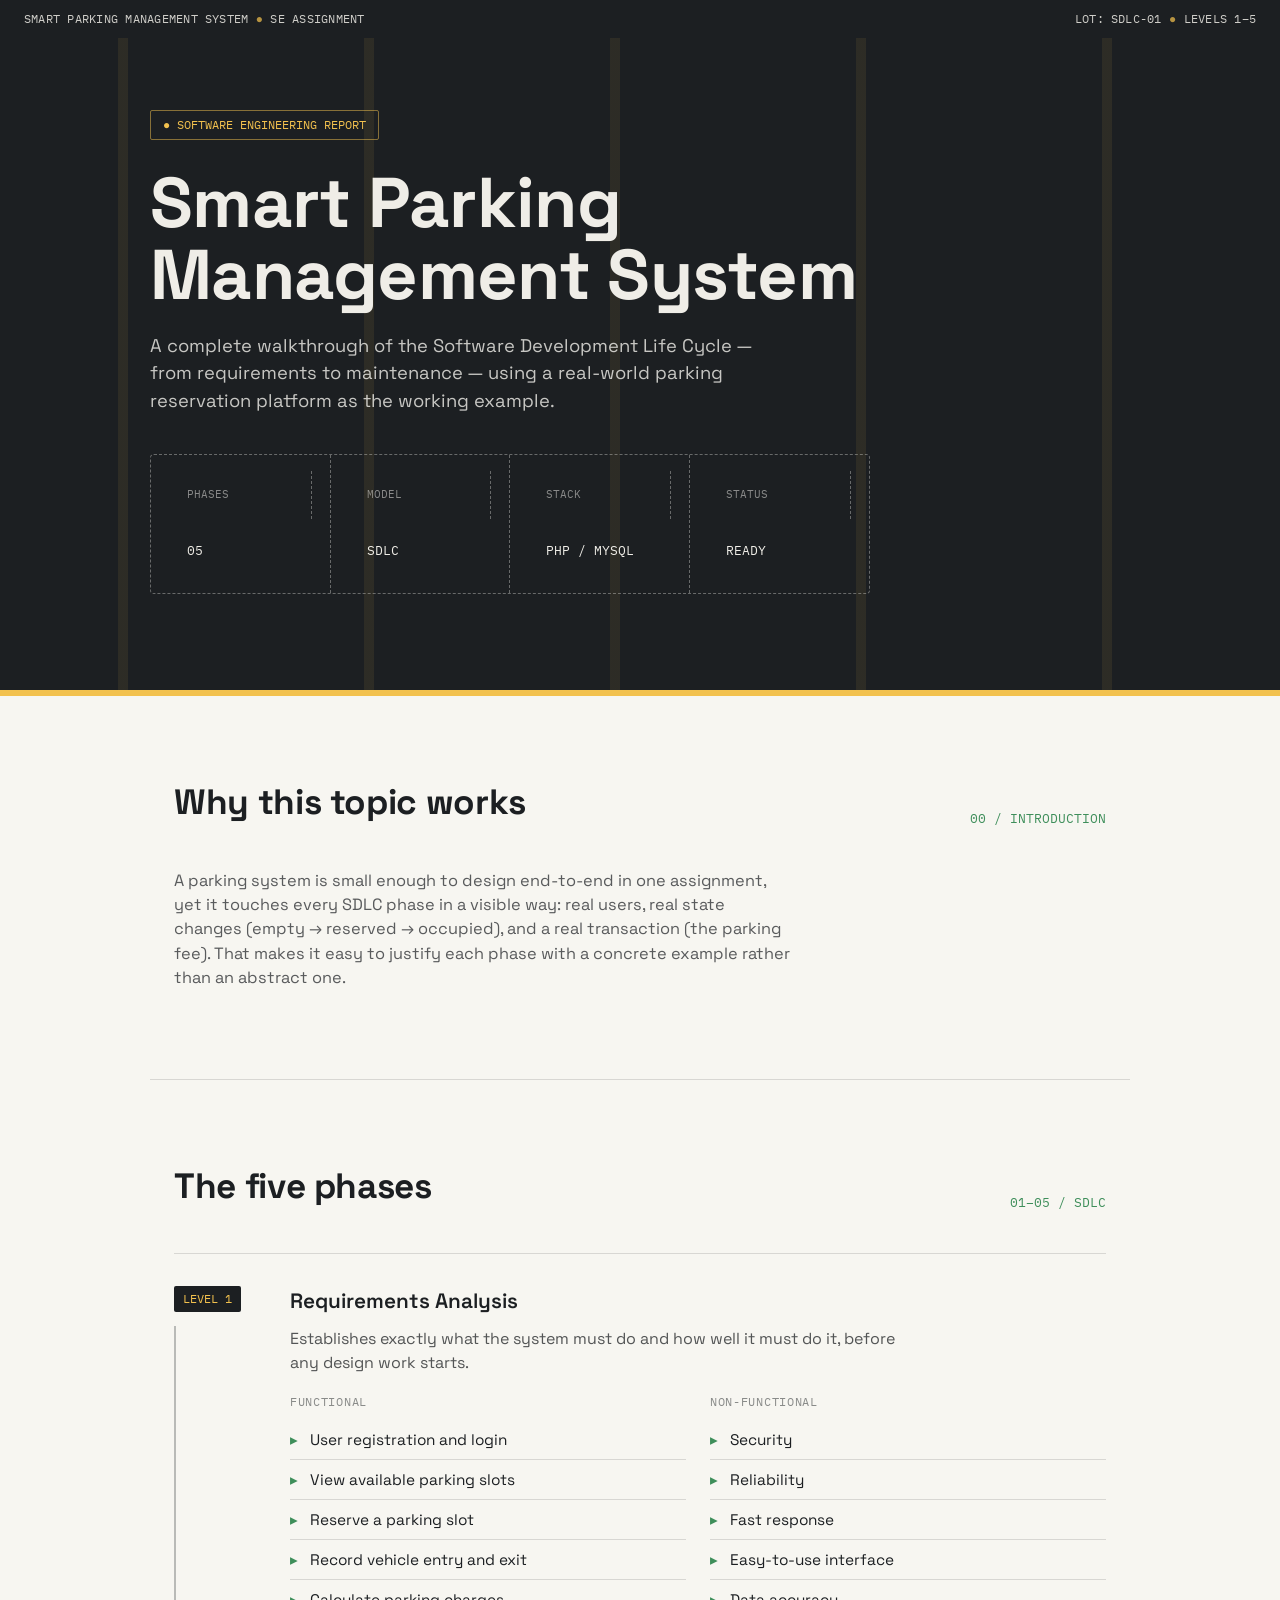
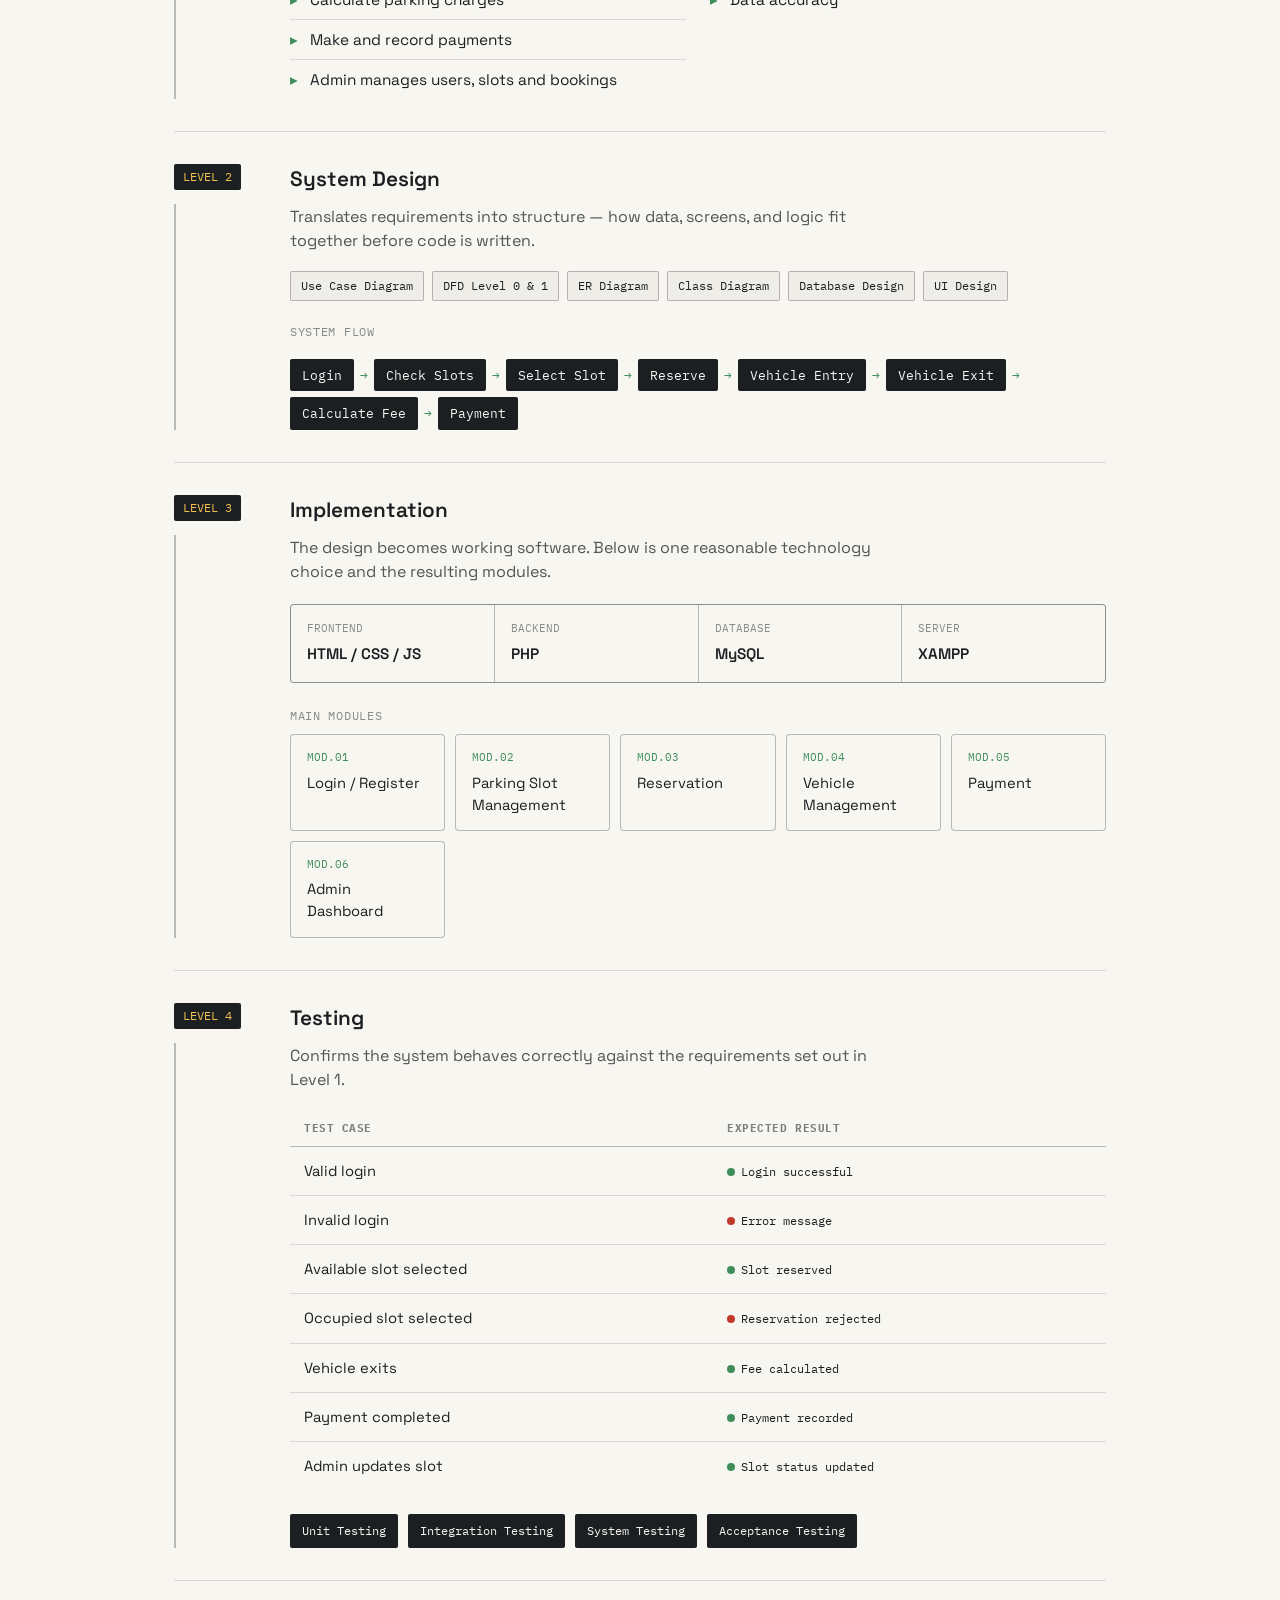
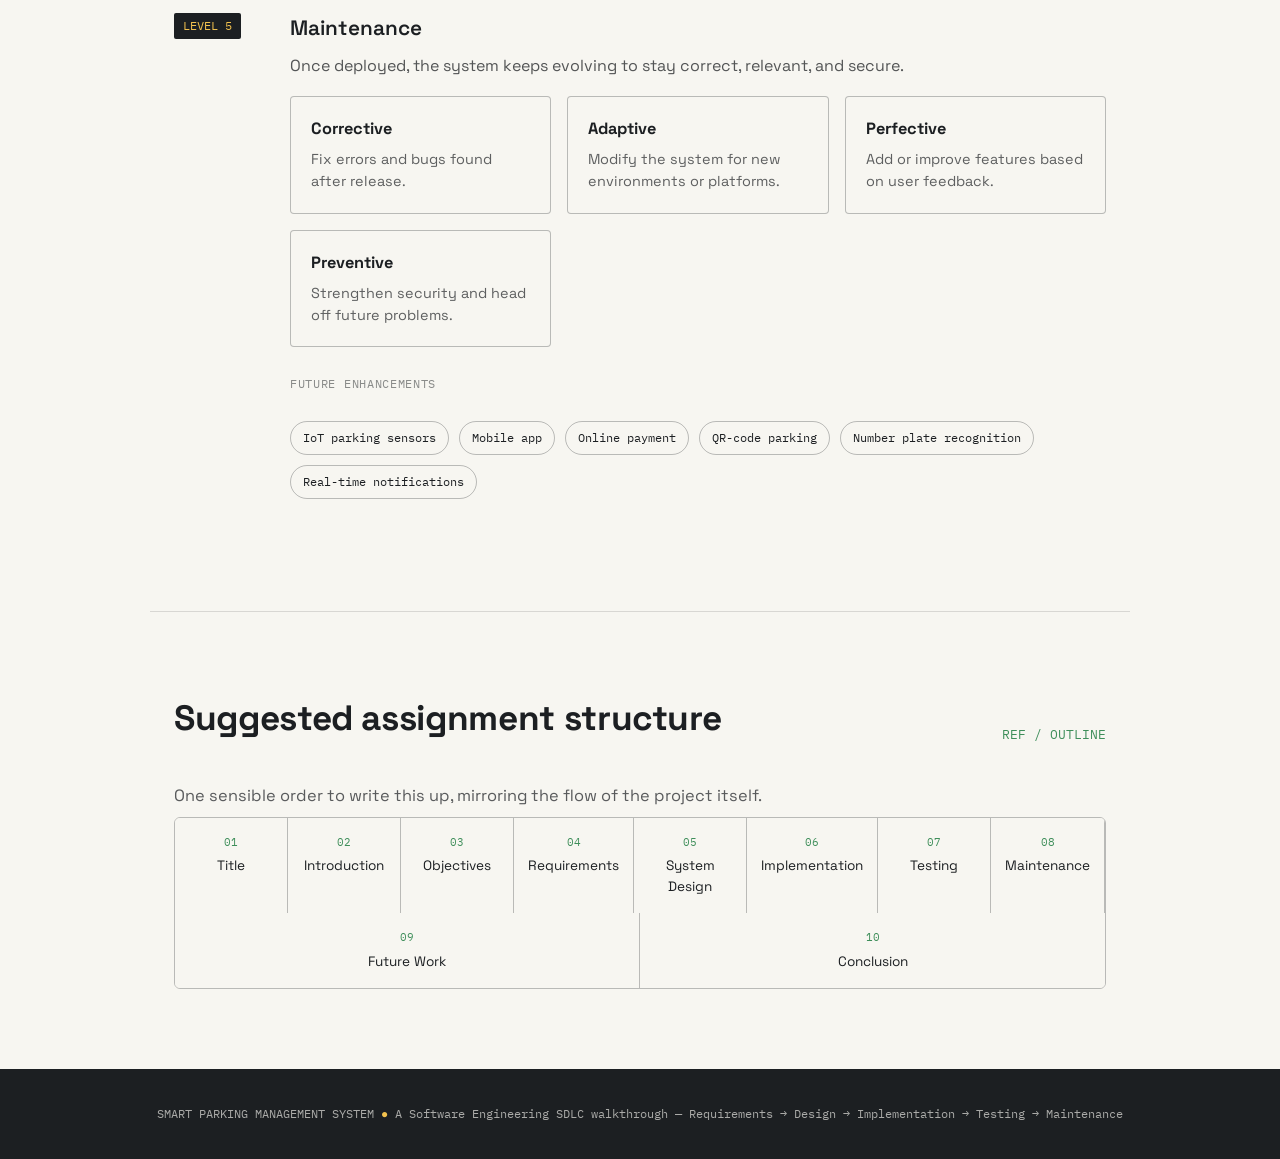
<file: smart-parking-sdlc (1).html>
<!DOCTYPE html>
<html lang="en">
<head>
<meta charset="UTF-8">
<meta name="viewport" content="width=device-width, initial-scale=1.0">
<title>Smart Parking Management System — SDLC Report</title>
<link rel="preconnect" href="https://fonts.googleapis.com">
<link rel="preconnect" href="https://fonts.gstatic.com" crossorigin>
<link href="https://fonts.googleapis.com/css2?family=Space+Grotesk:wght@400;500;600;700&family=IBM+Plex+Mono:wght@400;500;600&display=swap" rel="stylesheet">
<style>
  :root{
    --asphalt:#1C1F22;
    --asphalt-2:#26292D;
    --concrete:#EFEDE7;
    --concrete-2:#E2DFD6;
    --paint:#F2C14E;
    --signal-go:#3E8E5A;
    --signal-stop:#C0392B;
    --ink:#1C1F22;
    --paper:#F7F6F1;
    --line:rgba(28,31,34,0.14);
    --line-strong:rgba(28,31,34,0.28);
    font-family:'Space Grotesk',system-ui,sans-serif;
  }
  :root:not([data-theme="light"]){
    --bg:var(--paper);
    --fg:var(--ink);
  }
  @media (prefers-color-scheme: dark){
    :root:not([data-theme="light"]){
      --bg:var(--paper);
      --fg:var(--ink);
    }
  }
  :root[data-theme="dark"]{
    --bg:var(--paper);
    --fg:var(--ink);
  }
  *{box-sizing:border-box;}
  html{scroll-behavior:smooth;}
  body{
    margin:0;
    background:var(--bg);
    color:var(--fg);
    line-height:1.5;
    -webkit-font-smoothing:antialiased;
  }
  ::selection{background:var(--paint);color:var(--asphalt);}
  .mono{font-family:'IBM Plex Mono',monospace;}
  a{color:inherit;}

  /* ---------- top ticket strip ---------- */
  .ticket-strip{
    background:var(--asphalt);
    color:var(--concrete);
    display:flex;
    justify-content:space-between;
    align-items:center;
    padding:10px 24px;
    font-family:'IBM Plex Mono',monospace;
    font-size:12px;
    letter-spacing:0.02em;
    flex-wrap:wrap;
    gap:8px;
  }
  .ticket-strip span{opacity:0.85;}
  .ticket-strip .dot{color:var(--paint);}

  /* ---------- hero ---------- */
  .hero{
    position:relative;
    background:var(--asphalt);
    color:var(--concrete);
    padding:72px 24px 96px;
    overflow:hidden;
    border-bottom:6px solid var(--paint);
  }
  .hero::before{
    content:"";
    position:absolute;
    inset:0;
    background-image:
      repeating-linear-gradient(90deg, transparent 0 118px, rgba(242,193,78,0.16) 118px 128px, transparent 128px 246px);
    opacity:0.5;
    pointer-events:none;
  }
  .hero-inner{
    max-width:980px;
    margin:0 auto;
    position:relative;
  }
  .bay-tag{
    display:inline-flex;
    align-items:center;
    gap:8px;
    font-family:'IBM Plex Mono',monospace;
    font-size:12px;
    color:var(--paint);
    border:1px solid rgba(242,193,78,0.5);
    padding:5px 12px;
    border-radius:2px;
    margin-bottom:28px;
  }
  .hero h1{
    font-size:clamp(2.4rem, 6vw, 4.4rem);
    line-height:1.02;
    margin:0 0 20px;
    font-weight:700;
    letter-spacing:-0.01em;
    max-width:16ch;
  }
  .hero p.lede{
    font-size:1.15rem;
    max-width:52ch;
    color:rgba(247,246,241,0.78);
    margin:0 0 40px;
  }
  .ticket-stub{
    display:grid;
    grid-template-columns:repeat(4, minmax(120px,1fr));
    border:1px dashed rgba(247,246,241,0.35);
    border-radius:4px;
    overflow:hidden;
    max-width:720px;
  }
  .ticket-stub div{
    padding:16px 18px;
    border-right:1px dashed rgba(247,246,241,0.35);
  }
  .ticket-stub div:last-child{border-right:none;}
  .ticket-stub .k{
    font-family:'IBM Plex Mono',monospace;
    font-size:10.5px;
    color:rgba(247,246,241,0.5);
    margin-bottom:6px;
  }
  .ticket-stub .v{
    font-family:'IBM Plex Mono',monospace;
    font-size:13px;
    color:var(--concrete);
  }

  /* ---------- section shell ---------- */
  section{
    max-width:980px;
    margin:0 auto;
    padding:80px 24px;
  }
  section + section{border-top:1px solid var(--line);}
  .section-head{
    display:flex;
    justify-content:space-between;
    align-items:flex-end;
    gap:24px;
    margin-bottom:40px;
    flex-wrap:wrap;
  }
  .section-head h2{
    font-size:clamp(1.6rem,3.4vw,2.2rem);
    margin:0;
    font-weight:700;
    letter-spacing:-0.01em;
  }
  .section-head .idx{
    font-family:'IBM Plex Mono',monospace;
    font-size:13px;
    color:var(--signal-go);
    white-space:nowrap;
  }
  .section-intro{
    max-width:62ch;
    color:rgba(28,31,34,0.72);
    font-size:1.02rem;
    margin-bottom:8px;
  }

  /* ---------- level / phase blocks ---------- */
  .level{
    display:grid;
    grid-template-columns:88px 1fr;
    gap:0 28px;
    padding:32px 0;
    border-top:1px solid var(--line);
  }
  .level:first-of-type{border-top:none;}
  .level-num{
    font-family:'IBM Plex Mono',monospace;
    font-size:13px;
    color:var(--fg);
    display:flex;
    flex-direction:column;
    align-items:flex-start;
  }
  .level-num .lvl{
    background:var(--asphalt);
    color:var(--paint);
    padding:4px 9px;
    border-radius:2px;
    font-size:12px;
    margin-bottom:10px;
  }
  .level-num .bar{
    width:2px;
    flex:1;
    background:var(--line-strong);
    margin-top:4px;
  }
  .level h3{
    margin:0 0 10px;
    font-size:1.3rem;
    font-weight:600;
  }
  .level p.desc{
    margin:0 0 18px;
    color:rgba(28,31,34,0.75);
    max-width:62ch;
  }
  .tag-row{
    display:flex;
    flex-wrap:wrap;
    gap:8px;
    margin-bottom:6px;
  }
  .tag{
    font-family:'IBM Plex Mono',monospace;
    font-size:12px;
    padding:5px 10px;
    border:1px solid var(--line-strong);
    border-radius:2px;
    background:var(--concrete);
  }
  .flow-strip{
    display:flex;
    flex-wrap:wrap;
    align-items:center;
    gap:6px;
    margin-top:18px;
    font-family:'IBM Plex Mono',monospace;
    font-size:12.5px;
  }
  .flow-strip .node{
    background:var(--asphalt);
    color:var(--paper);
    padding:7px 12px;
    border-radius:2px;
  }
  .flow-strip .arrow{color:var(--signal-go);}
  .two-col{
    display:grid;
    grid-template-columns:1fr 1fr;
    gap:24px;
    margin-top:6px;
  }
  .box-title{
    font-family:'IBM Plex Mono',monospace;
    font-size:11.5px;
    text-transform:uppercase;
    letter-spacing:0.06em;
    color:rgba(28,31,34,0.5);
    margin-bottom:10px;
  }
  ul.clean{
    margin:0;
    padding:0;
    list-style:none;
  }
  ul.clean li{
    padding:8px 0 8px 20px;
    position:relative;
    border-top:1px solid var(--line);
    font-size:0.96rem;
  }
  ul.clean li:first-child{border-top:none;}
  ul.clean li::before{
    content:"▸";
    position:absolute;
    left:0;
    color:var(--signal-go);
  }

  /* module chips for implementation */
  .module-grid{
    display:grid;
    grid-template-columns:repeat(auto-fit,minmax(150px,1fr));
    gap:10px;
    margin-top:8px;
  }
  .module-chip{
    border:1px solid var(--line-strong);
    background:var(--paper);
    border-radius:4px;
    padding:14px 16px;
    font-size:0.92rem;
  }
  .module-chip .n{
    font-family:'IBM Plex Mono',monospace;
    font-size:11px;
    color:var(--signal-go);
    display:block;
    margin-bottom:6px;
  }

  .stack-row{
    display:grid;
    grid-template-columns:repeat(4,1fr);
    gap:1px;
    background:var(--line-strong);
    border:1px solid var(--line-strong);
    margin-top:20px;
    border-radius:4px;
    overflow:hidden;
  }
  .stack-row > div{
    background:var(--paper);
    padding:16px;
  }
  .stack-row .k{
    font-family:'IBM Plex Mono',monospace;
    font-size:10.5px;
    color:rgba(28,31,34,0.5);
    margin-bottom:6px;
  }
  .stack-row .v{font-weight:600;font-size:0.95rem;}

  /* testing table */
  table.tickets{
    width:100%;
    border-collapse:collapse;
    margin-top:8px;
    font-size:0.92rem;
  }
  table.tickets th{
    text-align:left;
    font-family:'IBM Plex Mono',monospace;
    font-size:11px;
    text-transform:uppercase;
    letter-spacing:0.05em;
    color:rgba(28,31,34,0.55);
    padding:10px 14px;
    border-bottom:1px solid var(--line-strong);
  }
  table.tickets td{
    padding:13px 14px;
    border-bottom:1px solid var(--line);
  }
  table.tickets tr:last-child td{border-bottom:none;}
  .status{
    display:inline-flex;
    align-items:center;
    gap:6px;
    font-family:'IBM Plex Mono',monospace;
    font-size:12px;
  }
  .status::before{
    content:"";
    width:8px;height:8px;border-radius:50%;
    background:var(--signal-go);
  }
  .status.stop::before{background:var(--signal-stop);}
  .test-types{
    display:flex;
    flex-wrap:wrap;
    gap:10px;
    margin-top:24px;
  }
  .test-types span{
    font-family:'IBM Plex Mono',monospace;
    font-size:12px;
    padding:8px 12px;
    background:var(--asphalt);
    color:var(--paper);
    border-radius:2px;
  }

  /* maintenance */
  .maint-grid{
    display:grid;
    grid-template-columns:repeat(auto-fit,minmax(210px,1fr));
    gap:16px;
    margin-top:8px;
  }
  .maint-card{
    border:1px solid var(--line-strong);
    border-radius:4px;
    padding:20px;
    background:var(--paper);
  }
  .maint-card h4{
    margin:0 0 8px;
    font-size:1.02rem;
  }
  .maint-card p{
    margin:0;
    font-size:0.9rem;
    color:rgba(28,31,34,0.7);
  }
  .future-row{
    margin-top:28px;
    display:flex;
    flex-wrap:wrap;
    gap:10px;
  }
  .future-row span{
    font-family:'IBM Plex Mono',monospace;
    font-size:12px;
    padding:7px 12px;
    border:1px solid var(--line-strong);
    border-radius:20px;
  }

  /* roadmap / structure */
  .roadmap{
    display:flex;
    flex-wrap:wrap;
    gap:0;
    margin-top:8px;
    border:1px solid var(--line-strong);
    border-radius:6px;
    overflow:hidden;
  }
  .roadmap .stop{
    flex:1 1 100px;
    padding:16px 14px;
    border-right:1px solid var(--line-strong);
    font-size:0.85rem;
    text-align:center;
    background:var(--paper);
  }
  .roadmap .stop:last-child{border-right:none;}
  .roadmap .stop .num{
    font-family:'IBM Plex Mono',monospace;
    font-size:11px;
    color:var(--signal-go);
    display:block;
    margin-bottom:6px;
  }

  footer{
    background:var(--asphalt);
    color:rgba(247,246,241,0.65);
    padding:36px 24px;
    text-align:center;
    font-family:'IBM Plex Mono',monospace;
    font-size:12px;
  }
  footer strong{color:var(--paint);}

  @media (max-width:720px){
    .two-col{grid-template-columns:1fr;}
    .stack-row{grid-template-columns:1fr 1fr;}
    .level{grid-template-columns:1fr;}
    .level-num{flex-direction:row;align-items:center;gap:10px;}
    .level-num .bar{display:none;}
    .ticket-stub{grid-template-columns:1fr 1fr;}
  }

  @media (prefers-reduced-motion: reduce){
    html{scroll-behavior:auto;}
  }
</style>
</head>
<body>

  <div class="ticket-strip">
    <span>SMART PARKING MANAGEMENT SYSTEM <span class="dot">●</span> SE ASSIGNMENT</span>
    <span>LOT: SDLC-01 <span class="dot">●</span> LEVELS 1–5</span>
  </div>

  <header class="hero">
    <div class="hero-inner">
      <div class="bay-tag">● SOFTWARE ENGINEERING REPORT</div>
      <h1>Smart Parking Management System</h1>
      <p class="lede">A complete walkthrough of the Software Development Life Cycle — from requirements to maintenance — using a real-world parking reservation platform as the working example.</p>
      <div class="ticket-stub">
        <div><div class="k">PHASES</div><div class="v">05</div></div>
        <div><div class="k">MODEL</div><div class="v">SDLC</div></div>
        <div><div class="k">STACK</div><div class="v">PHP / MYSQL</div></div>
        <div><div class="k">STATUS</div><div class="v">READY</div></div>
      </div>
    </div>
  </header>

  <section id="intro">
    <div class="section-head">
      <h2>Why this topic works</h2>
      <span class="idx mono">00 / INTRODUCTION</span>
    </div>
    <p class="section-intro">A parking system is small enough to design end-to-end in one assignment, yet it touches every SDLC phase in a visible way: real users, real state changes (empty → reserved → occupied), and a real transaction (the parking fee). That makes it easy to justify each phase with a concrete example rather than an abstract one.</p>
  </section>

  <section id="phases">
    <div class="section-head">
      <h2>The five phases</h2>
      <span class="idx mono">01–05 / SDLC</span>
    </div>

    <div class="level">
      <div class="level-num"><span class="lvl">LEVEL 1</span><div class="bar"></div></div>
      <div>
        <h3>Requirements Analysis</h3>
        <p class="desc">Establishes exactly what the system must do and how well it must do it, before any design work starts.</p>
        <div class="two-col">
          <div>
            <div class="box-title">Functional</div>
            <ul class="clean">
              <li>User registration and login</li>
              <li>View available parking slots</li>
              <li>Reserve a parking slot</li>
              <li>Record vehicle entry and exit</li>
              <li>Calculate parking charges</li>
              <li>Make and record payments</li>
              <li>Admin manages users, slots and bookings</li>
            </ul>
          </div>
          <div>
            <div class="box-title">Non-functional</div>
            <ul class="clean">
              <li>Security</li>
              <li>Reliability</li>
              <li>Fast response</li>
              <li>Easy-to-use interface</li>
              <li>Data accuracy</li>
            </ul>
          </div>
        </div>
      </div>
    </div>

    <div class="level">
      <div class="level-num"><span class="lvl">LEVEL 2</span><div class="bar"></div></div>
      <div>
        <h3>System Design</h3>
        <p class="desc">Translates requirements into structure — how data, screens, and logic fit together before code is written.</p>
        <div class="tag-row">
          <span class="tag">Use Case Diagram</span>
          <span class="tag">DFD Level 0 &amp; 1</span>
          <span class="tag">ER Diagram</span>
          <span class="tag">Class Diagram</span>
          <span class="tag">Database Design</span>
          <span class="tag">UI Design</span>
        </div>
        <div class="box-title" style="margin-top:22px;">System flow</div>
        <div class="flow-strip">
          <span class="node">Login</span><span class="arrow">→</span>
          <span class="node">Check Slots</span><span class="arrow">→</span>
          <span class="node">Select Slot</span><span class="arrow">→</span>
          <span class="node">Reserve</span><span class="arrow">→</span>
          <span class="node">Vehicle Entry</span><span class="arrow">→</span>
          <span class="node">Vehicle Exit</span><span class="arrow">→</span>
          <span class="node">Calculate Fee</span><span class="arrow">→</span>
          <span class="node">Payment</span>
        </div>
      </div>
    </div>

    <div class="level">
      <div class="level-num"><span class="lvl">LEVEL 3</span><div class="bar"></div></div>
      <div>
        <h3>Implementation</h3>
        <p class="desc">The design becomes working software. Below is one reasonable technology choice and the resulting modules.</p>
        <div class="stack-row">
          <div><div class="k">FRONTEND</div><div class="v">HTML / CSS / JS</div></div>
          <div><div class="k">BACKEND</div><div class="v">PHP</div></div>
          <div><div class="k">DATABASE</div><div class="v">MySQL</div></div>
          <div><div class="k">SERVER</div><div class="v">XAMPP</div></div>
        </div>
        <div class="box-title" style="margin-top:24px;">Main modules</div>
        <div class="module-grid">
          <div class="module-chip"><span class="n">MOD.01</span>Login / Register</div>
          <div class="module-chip"><span class="n">MOD.02</span>Parking Slot Management</div>
          <div class="module-chip"><span class="n">MOD.03</span>Reservation</div>
          <div class="module-chip"><span class="n">MOD.04</span>Vehicle Management</div>
          <div class="module-chip"><span class="n">MOD.05</span>Payment</div>
          <div class="module-chip"><span class="n">MOD.06</span>Admin Dashboard</div>
        </div>
      </div>
    </div>

    <div class="level">
      <div class="level-num"><span class="lvl">LEVEL 4</span><div class="bar"></div></div>
      <div>
        <h3>Testing</h3>
        <p class="desc">Confirms the system behaves correctly against the requirements set out in Level 1.</p>
        <table class="tickets">
          <thead>
            <tr><th>Test case</th><th>Expected result</th></tr>
          </thead>
          <tbody>
            <tr><td>Valid login</td><td><span class="status">Login successful</span></td></tr>
            <tr><td>Invalid login</td><td><span class="status stop">Error message</span></td></tr>
            <tr><td>Available slot selected</td><td><span class="status">Slot reserved</span></td></tr>
            <tr><td>Occupied slot selected</td><td><span class="status stop">Reservation rejected</span></td></tr>
            <tr><td>Vehicle exits</td><td><span class="status">Fee calculated</span></td></tr>
            <tr><td>Payment completed</td><td><span class="status">Payment recorded</span></td></tr>
            <tr><td>Admin updates slot</td><td><span class="status">Slot status updated</span></td></tr>
          </tbody>
        </table>
        <div class="test-types">
          <span>Unit Testing</span>
          <span>Integration Testing</span>
          <span>System Testing</span>
          <span>Acceptance Testing</span>
        </div>
      </div>
    </div>

    <div class="level">
      <div class="level-num"><span class="lvl">LEVEL 5</span></div>
      <div>
        <h3>Maintenance</h3>
        <p class="desc">Once deployed, the system keeps evolving to stay correct, relevant, and secure.</p>
        <div class="maint-grid">
          <div class="maint-card"><h4>Corrective</h4><p>Fix errors and bugs found after release.</p></div>
          <div class="maint-card"><h4>Adaptive</h4><p>Modify the system for new environments or platforms.</p></div>
          <div class="maint-card"><h4>Perfective</h4><p>Add or improve features based on user feedback.</p></div>
          <div class="maint-card"><h4>Preventive</h4><p>Strengthen security and head off future problems.</p></div>
        </div>
        <div class="box-title" style="margin-top:28px;">Future enhancements</div>
        <div class="future-row">
          <span>IoT parking sensors</span>
          <span>Mobile app</span>
          <span>Online payment</span>
          <span>QR-code parking</span>
          <span>Number plate recognition</span>
          <span>Real-time notifications</span>
        </div>
      </div>
    </div>
  </section>

  <section id="structure">
    <div class="section-head">
      <h2>Suggested assignment structure</h2>
      <span class="idx mono">REF / OUTLINE</span>
    </div>
    <p class="section-intro">One sensible order to write this up, mirroring the flow of the project itself.</p>
    <div class="roadmap">
      <div class="stop"><span class="num">01</span>Title</div>
      <div class="stop"><span class="num">02</span>Introduction</div>
      <div class="stop"><span class="num">03</span>Objectives</div>
      <div class="stop"><span class="num">04</span>Requirements</div>
      <div class="stop"><span class="num">05</span>System Design</div>
      <div class="stop"><span class="num">06</span>Implementation</div>
      <div class="stop"><span class="num">07</span>Testing</div>
      <div class="stop"><span class="num">08</span>Maintenance</div>
      <div class="stop"><span class="num">09</span>Future Work</div>
      <div class="stop"><span class="num">10</span>Conclusion</div>
    </div>
  </section>

  <footer>
    SMART PARKING MANAGEMENT SYSTEM <strong>●</strong> A Software Engineering SDLC walkthrough — Requirements → Design → Implementation → Testing → Maintenance
  </footer>

</body>
</html>
</file>
